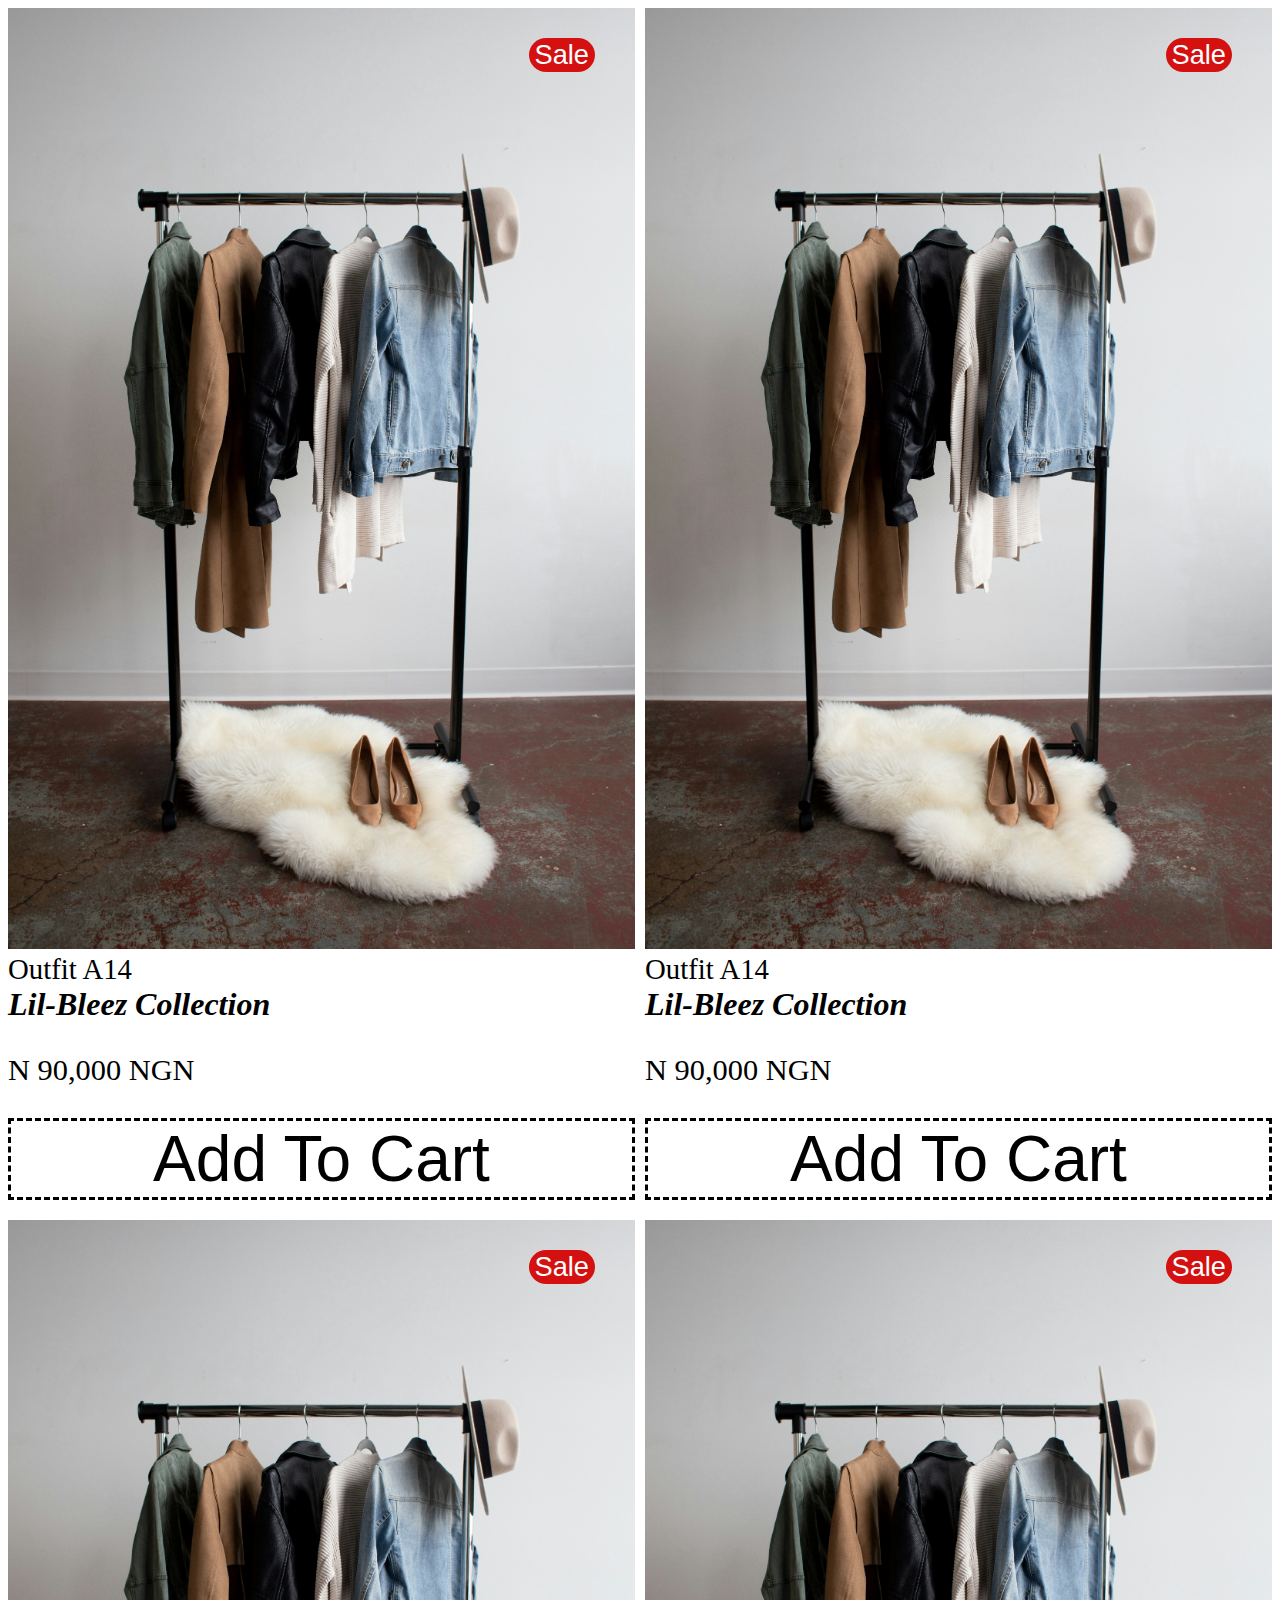
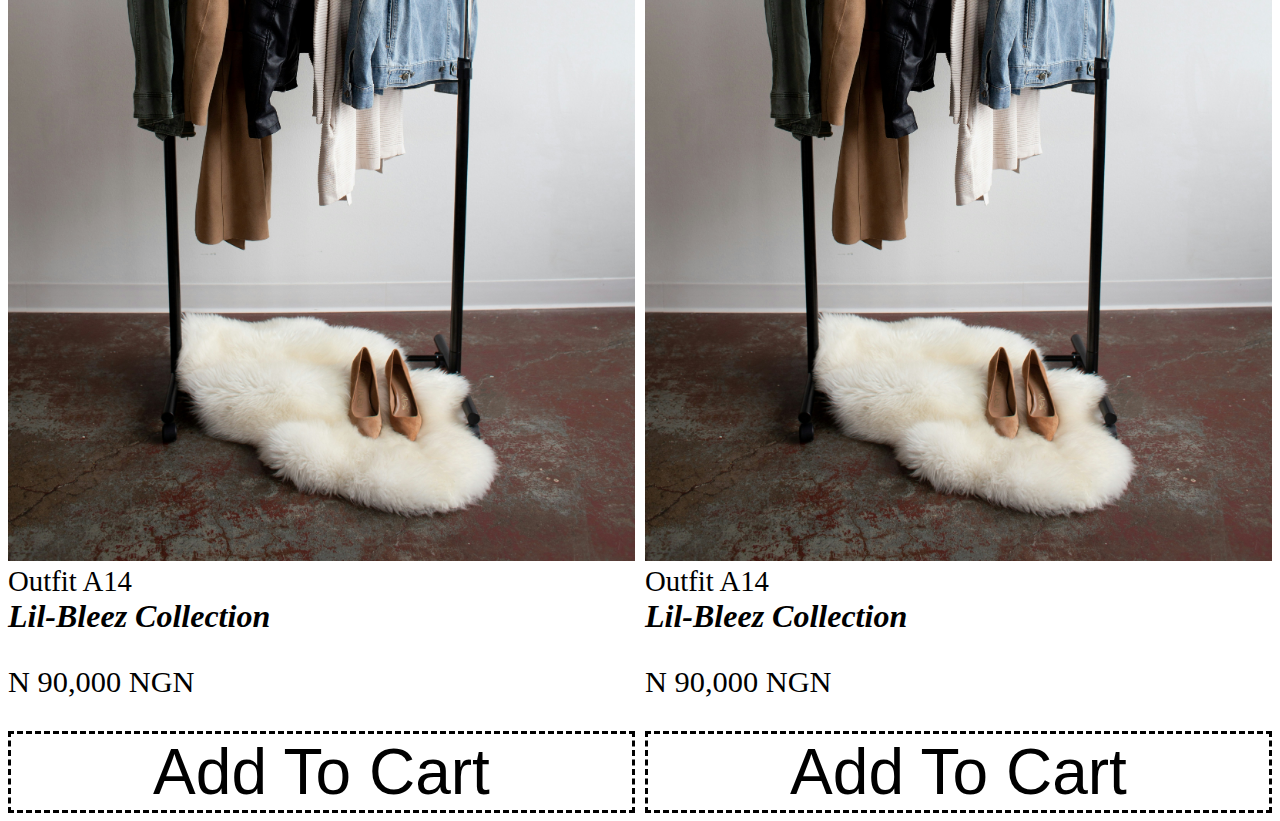
<file: checkout.html>
<!DOCTYPE html>
<html>
<head>
    <meta charset="UTF-8" />
    <link rel="stylesheet" href="styles\style.css">
    <title>title</title>
</head>
<body>

    <section class="card-information">

        <div class="card">
            <div class="card-image">
                <img src="images\img-1.jpg" class="img-div">
            </div>           
            <div class="card-txt">
                <p class="product-title">Outfit A14</p>
                <p class="brand-name">Lil-Bleez Collection </p>
                <div class="sale-icon">
                    <button class="sale-button">Sale</button>
                  </div>
            <div class="price-container">
            <p class="price-normal">N 90,000
                  <span>NGN</span></p>
              
            </div>
              <div class="card-button">
                <button class="order-button">Add To Cart</button>
              </div>    
            </div>          
        </div>
    
        
        <div class="card">
            <div class="card-image">
                <img src="images\img-1.jpg" class="img-div">
            </div>           
            <div class="card-txt">
                <p class="product-title">Outfit A14</p>
                <p class="brand-name">Lil-Bleez Collection </p>
                <div class="sale-icon">
                    <button class="sale-button">Sale</button>
                  </div>
            <div class="price-container">
            <p class="price-normal">N 90,000
                  <span>NGN</span></p>
              
            </div>
              <div class="card-button">
                <button class="order-button">Add To Cart</button>
              </div>    
            </div> 
        </div>
    
            
        <div class="card">
            <div class="card-image">
                <img src="images\img-1.jpg" class="img-div">
            </div>           
            <div class="card-txt">
                <p class="product-title">Outfit A14</p>
                <p class="brand-name">Lil-Bleez Collection </p>
                <div class="sale-icon">
                    <button class="sale-button">Sale</button>
                  </div>
            <div class="price-container">
            <p class="price-normal">N 90,000
                  <span>NGN</span></p>
              
            </div>
              <div class="card-button">
                <button class="order-button">Add To Cart</button>
              </div>    
            </div> 
        </div>
    
            
        <div class="card">
            <div class="card-image">
                <img src="images\img-1.jpg" class="img-div">
            </div>           
            <div class="card-txt">
                <p class="product-title">Outfit A14</p>
                <p class="brand-name">Lil-Bleez Collection </p>
                <div class="sale-icon">
                    <button class="sale-button">Sale</button>
                  </div>
            <div class="price-container">
            <p class="price-normal">N 90,000
                  <span>NGN</span></p>
              
            </div>
              <div class="card-button">
                <button class="order-button">Add To Cart</button>
              </div>    
            </div> 
        </div>
                    
        
    
    
    
    </section>
    




</body>
</html>
</file>
